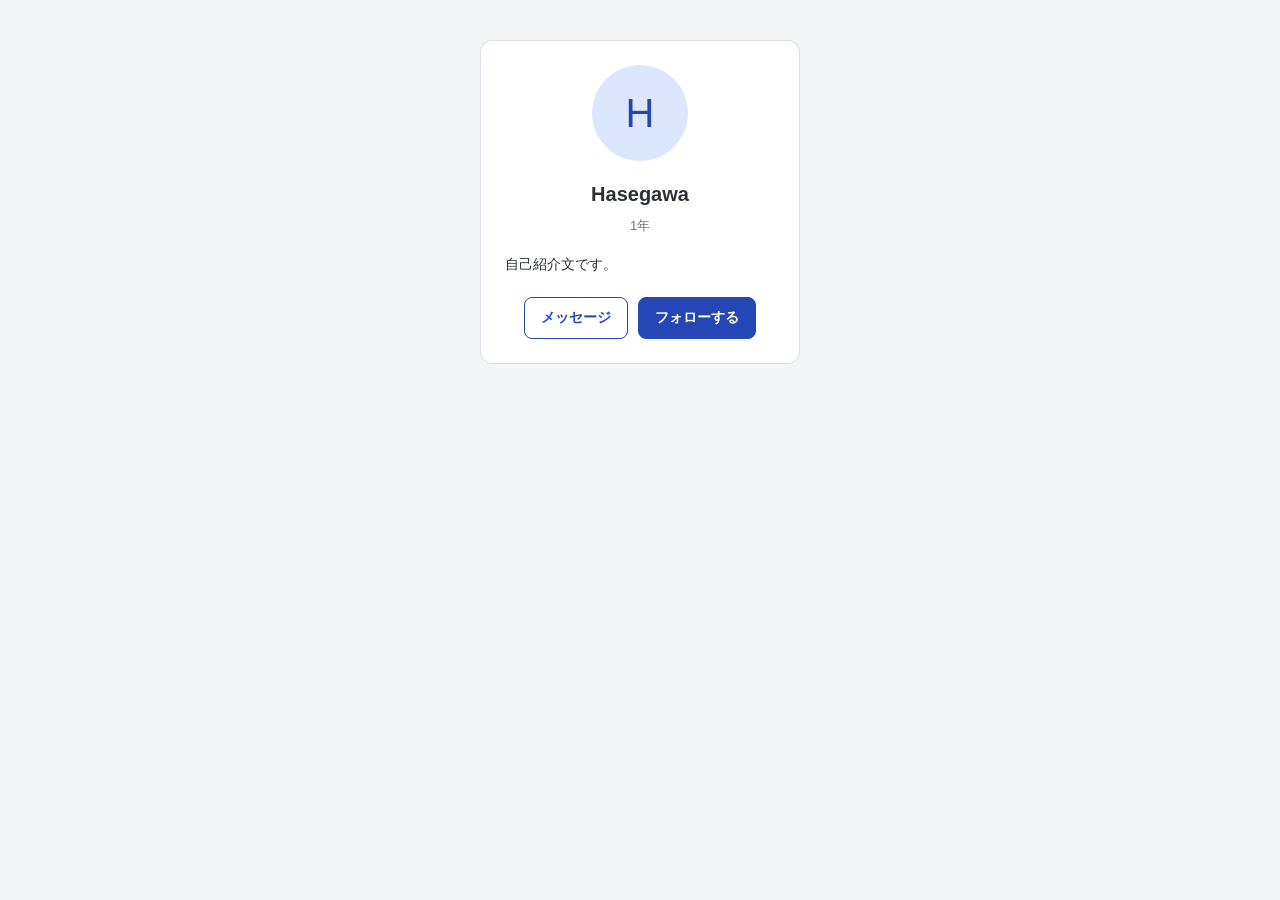
<file: 261002/index.html>
<!DOCTYPE html>
<html lang="en">
<head>
    <meta charset="UTF-8">
    <meta name="viewport" content="width=device-width, initial-scale=1.0">
    <title>profile</title>
    <link rel="stylesheet" href="style.css">
</head>
<body>
    <article class="profile">
        <p class="profile__icon">H</p>
        <h1 class="profile__name">Hasegawa</h1>
        <p class="profile__year">1年</p>
        <p class="profile__introduction">自己紹介文です。</p>

        <div class="profile__footer">
            <a class="button" href="#">メッセージ</a>
            <a class="button button--primary" href="#">フォローする</a>
        </div>
    </article>
</body>
</html>
</file>
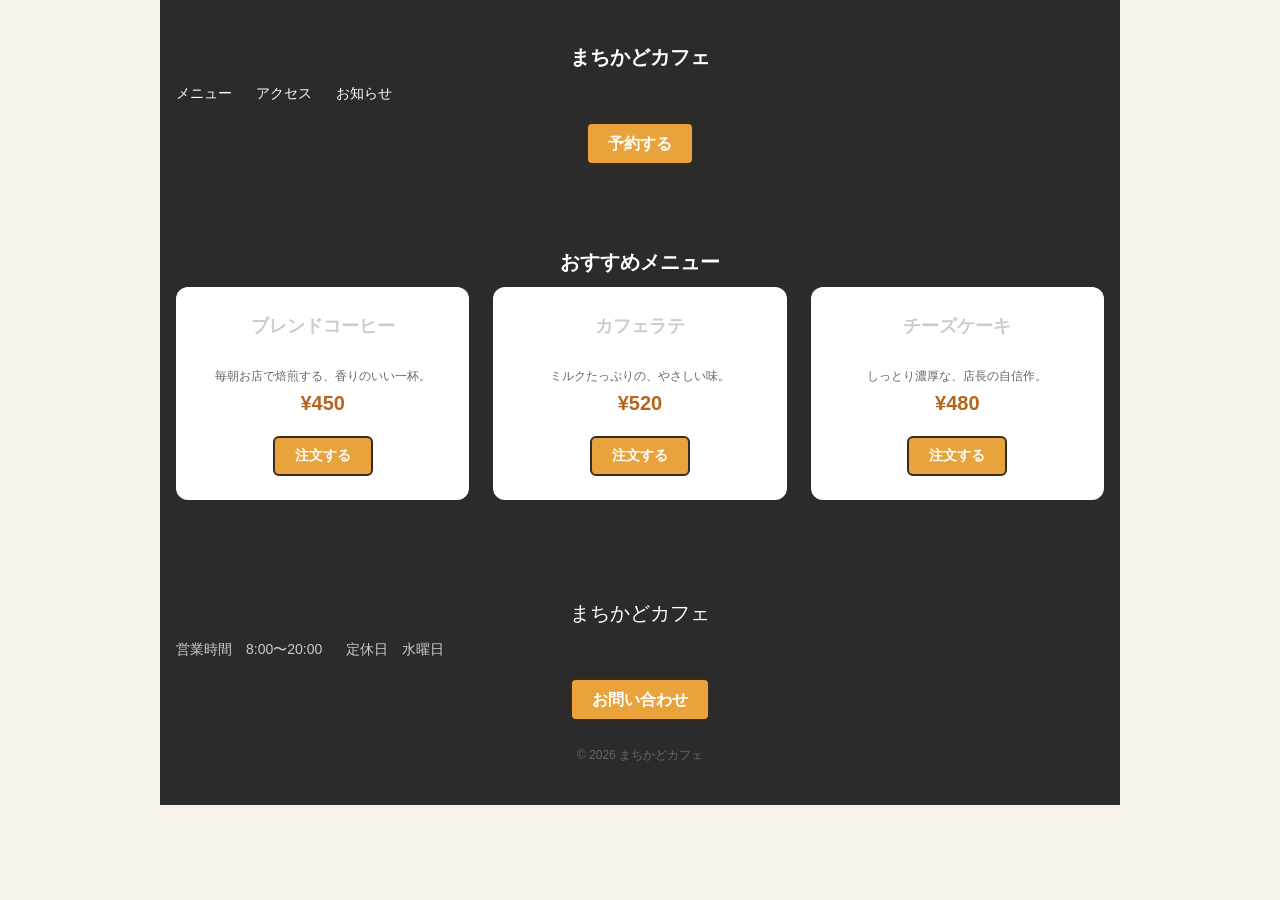
<file: 261016/index.html>
<!DOCTYPE html>
<html lang="ja">

<head>
    <meta charset="UTF-8">
    <meta name="viewport" content="width=device-width, initial-scale=1.0">
    <title>まちかどカフェ</title>
    <link rel="stylesheet" href="css/base.css">
    <link rel="stylesheet" href="css/header.css">
    <link rel="stylesheet" href="css/main.css">
    <link rel="stylesheet" href="css/footer.css">
</head>

<body>
    <!-- ===== A ヘッダー ここから ===== -->
    <header class="box">
    <h1 class="title">まちかどカフェ</h1>
    <ul class="list">
        <li><a class="link" href="#">メニュー</a></li>
        <li><a class="link" href="#">アクセス</a></li>
        <li><a class="link" href="#">お知らせ</a></li>
    </ul>
    <a class="btn" href="#">予約する</a>
    </header>
    <!-- ===== A ヘッダー ここまで ===== -->

    <!-- ===== B メイン ここから ===== -->
    <main class="box">
        <h2 class="title">おすすめメニュー</h2>
        <ul class="list">
        <li class="item">
            <h3 class="name">ブレンドコーヒー</h3>
            <p class="text">毎朝お店で焙煎する、香りのいい一杯。</p>
            <p class="price">¥450</p>
            <a class="btn" href="#">注文する</a>
        </li>
        <li class="item">
            <h3 class="name">カフェラテ</h3>
            <p class="text">ミルクたっぷりの、やさしい味。</p>
            <p class="price">¥520</p>
            <a class="btn" href="#">注文する</a>
        </li>
        <li class="item">
            <h3 class="name">チーズケーキ</h3>
            <p class="text">しっとり濃厚な、店長の自信作。</p>
            <p class="price">¥480</p>
            <a class="btn" href="#">注文する</a>
        </li>
        </ul>
    </main>
    <!-- ===== B メイン ここまで ===== -->

    <!-- ===== C フッター ここから ===== -->
    <footer class="box">
        <p class="title">まちかどカフェ</p>
        <ul class="list">
            <li>営業時間　8:00〜20:00</li>
            <li>定休日　水曜日</li>
        </ul>
        <a class="btn" href="#">お問い合わせ</a>
        <p class="text">© 2026 まちかどカフェ</p>
    </footer>
    <!-- ===== C フッター ここまで ===== -->
</body>

</html>
</file>
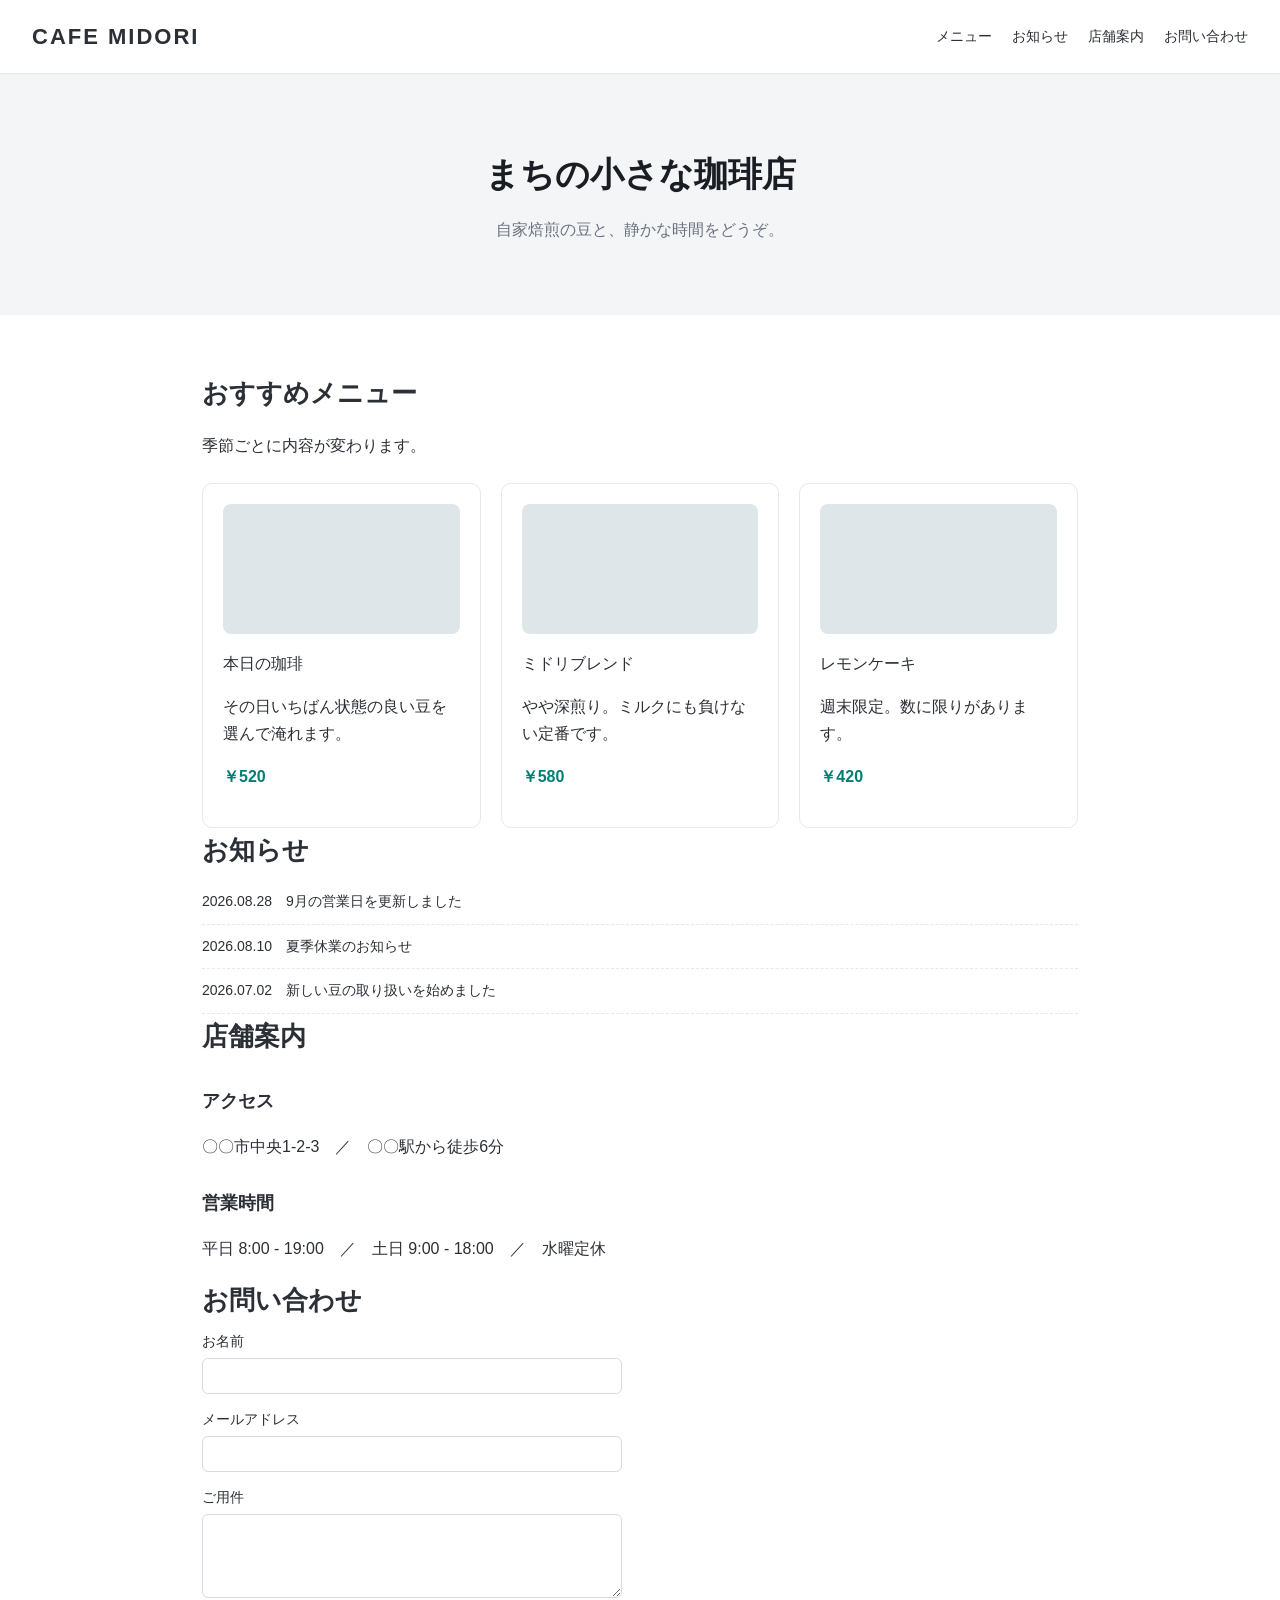
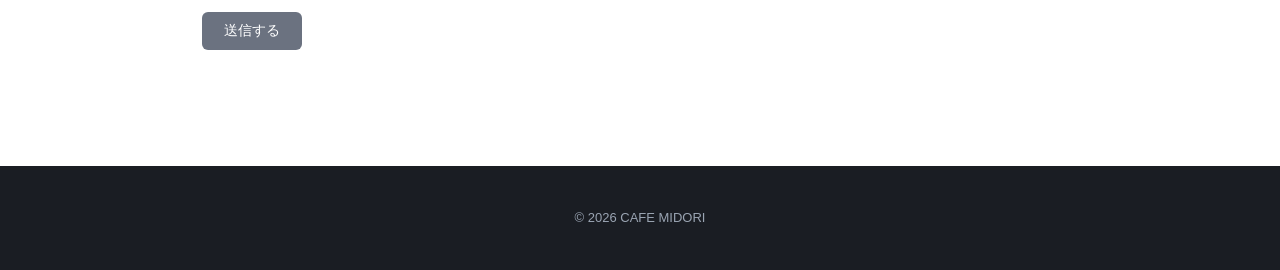
<file: 260904/sample-site.html>
<!DOCTYPE html>
<html lang="ja">
<head>
<meta charset="UTF-8">
<meta name="viewport" content="width=device-width, initial-scale=1.0">
<title>CAFE MIDORI｜まちの小さな珈琲店</title>
<style>
  /* ===== ベース ===== */
  * { box-sizing: border-box; }
  body { margin: 0; font-family: "Helvetica Neue", Arial, "Hiragino Kaku Gothic ProN", "Meiryo", sans-serif; color: #2b2f36; line-height: 1.7; }
  img { max-width: 100%; border-radius: 8px; display: block; }

  /* ===== ヘッダー ===== */
  header { display: flex; justify-content: space-between; align-items: center; padding: 18px 32px; border-bottom: 1px solid #e5e8ec; }
  header h1 { font-size: 22px; letter-spacing: 2px; margin: 0; }
  nav ul { display: flex; gap: 20px; list-style: none; margin: 0; padding: 0; font-size: 14px; }

  /* ===== ヒーロー ===== */
  .hero { padding: 72px 32px; background: #f3f5f7; text-align: center; }
  .hero-title { font-size: 34px; font-weight: bold; margin: 0 0 12px; }
  .hero-text { color: #6b7280; margin: 0; }

  /* ===== 本文 ===== */
  main { max-width: 940px; margin: 0 auto; padding: 56px 32px; }
  h2 { font-size: 26px; margin: 0 0 8px; }
  h3 { font-size: 18px; margin: 28px 0 8px; }

  /* ===== 商品カード ===== */
  .cards { display: flex; gap: 20px; margin-top: 24px; flex-wrap: wrap; }
  .card { flex: 1 1 260px; border: 1px solid #e5e8ec; border-radius: 10px; padding: 20px; }
  .card-title { font-size: 17px; font-weight: bold; margin: 12px 0 6px; }
  #shop .card .price { color: #017f72; font-weight: bold; }

  /* ===== お知らせ ===== */
  .news li { padding: 10px 0; border-bottom: 1px dashed #e5e8ec; font-size: 14px; list-style: none; }
  .news { padding: 0; margin: 0; }

  /* ===== フォーム ===== */
  form label { display: block; font-size: 14px; margin-bottom: 4px; }
  form input, form textarea { display: block; width: 100%; max-width: 420px; padding: 9px; margin-bottom: 14px; border: 1px solid #d6dbe2; border-radius: 6px; font-size: 14px; }
  .btn { background: #6b7280 !important; color: #fff; border: none; padding: 10px 22px; border-radius: 6px; font-size: 14px; cursor: pointer; }

  /* ===== フッター ===== */
  footer { background: #1a1d23; color: #9aa4b2; padding: 28px 32px; font-size: 13px; text-align: center; margin-top: 60px; }

  /* ============================================================
     ここから下が「あとから追加した」CSS。
     4つとも、書いたはずなのに画面に反映されない。
     ============================================================ */
  .price      { color: #d4593f; }          /* 課題1：価格を赤くしたい */
  .card-title { font-size: 22px; }         /* 課題2：カード見出しを大きくしたい */
  .btn        { background: #00a896; }     /* 課題3：ボタンを緑にしたい */
  .hero-title { color: #017f72; }          /* 課題4：ヒーローの見出しを緑にしたい */
</style>
</head>
<body>

  <header>
    <h1>CAFE MIDORI</h1>
    <nav>
      <ul>
        <li>メニュー</li>
        <li>お知らせ</li>
        <li>店舗案内</li>
        <li>お問い合わせ</li>
      </ul>
    </nav>
  </header>

  <section class="hero">
    <p class="hero-title" style="color:#1a1d23;">まちの小さな珈琲店</p>
    <p class="hero-text">自家焙煎の豆と、静かな時間をどうぞ。</p>
  </section>

  <main>

    <section id="shop">
      <h2>おすすめメニュー</h2>
      <p>季節ごとに内容が変わります。</p>

      <div class="cards">
        <article class="card">
          <img src="data:image/svg+xml;utf8,<svg xmlns='http://www.w3.org/2000/svg' width='400' height='220'><rect width='400' height='220' fill='%23dfe6ea'/></svg>" alt="本日の珈琲">
          <p class="cardtitle">本日の珈琲</p>
          <p>その日いちばん状態の良い豆を選んで淹れます。</p>
          <p class="price">￥520</p>
        </article>
        <article class="card">
          <img src="data:image/svg+xml;utf8,<svg xmlns='http://www.w3.org/2000/svg' width='400' height='220'><rect width='400' height='220' fill='%23dfe6ea'/></svg>" alt="ミドリブレンド">
          <p class="cardtitle">ミドリブレンド</p>
          <p>やや深煎り。ミルクにも負けない定番です。</p>
          <p class="price">￥580</p>
        </article>
        <article class="card">
          <img src="data:image/svg+xml;utf8,<svg xmlns='http://www.w3.org/2000/svg' width='400' height='220'><rect width='400' height='220' fill='%23dfe6ea'/></svg>" alt="レモンケーキ">
          <p class="cardtitle">レモンケーキ</p>
          <p>週末限定。数に限りがあります。</p>
          <p class="price">￥420</p>
        </article>
      </div>
    </section>

    <section>
      <h2>お知らせ</h2>
      <ul class="news">
        <li>2026.08.28　9月の営業日を更新しました</li>
        <li>2026.08.10　夏季休業のお知らせ</li>
        <li>2026.07.02　新しい豆の取り扱いを始めました</li>
      </ul>
    </section>

    <section>
      <h2>店舗案内</h2>
      <h3>アクセス</h3>
      <p>〇〇市中央1-2-3　／　〇〇駅から徒歩6分</p>
      <h3>営業時間</h3>
      <p>平日 8:00 - 19:00　／　土日 9:00 - 18:00　／　水曜定休</p>
    </section>

    <section>
      <h2>お問い合わせ</h2>
      <form>
        <label for="name">お名前</label>
        <input type="text" id="name">
        <label for="mail">メールアドレス</label>
        <input type="email" id="mail">
        <label for="body">ご用件</label>
        <textarea id="body" rows="4"></textarea>
        <button type="button" class="btn">送信する</button>
      </form>
    </section>

  </main>

  <footer>
    <p>&copy; 2026 CAFE MIDORI</p>
  </footer>

</body>
</html>
</file>
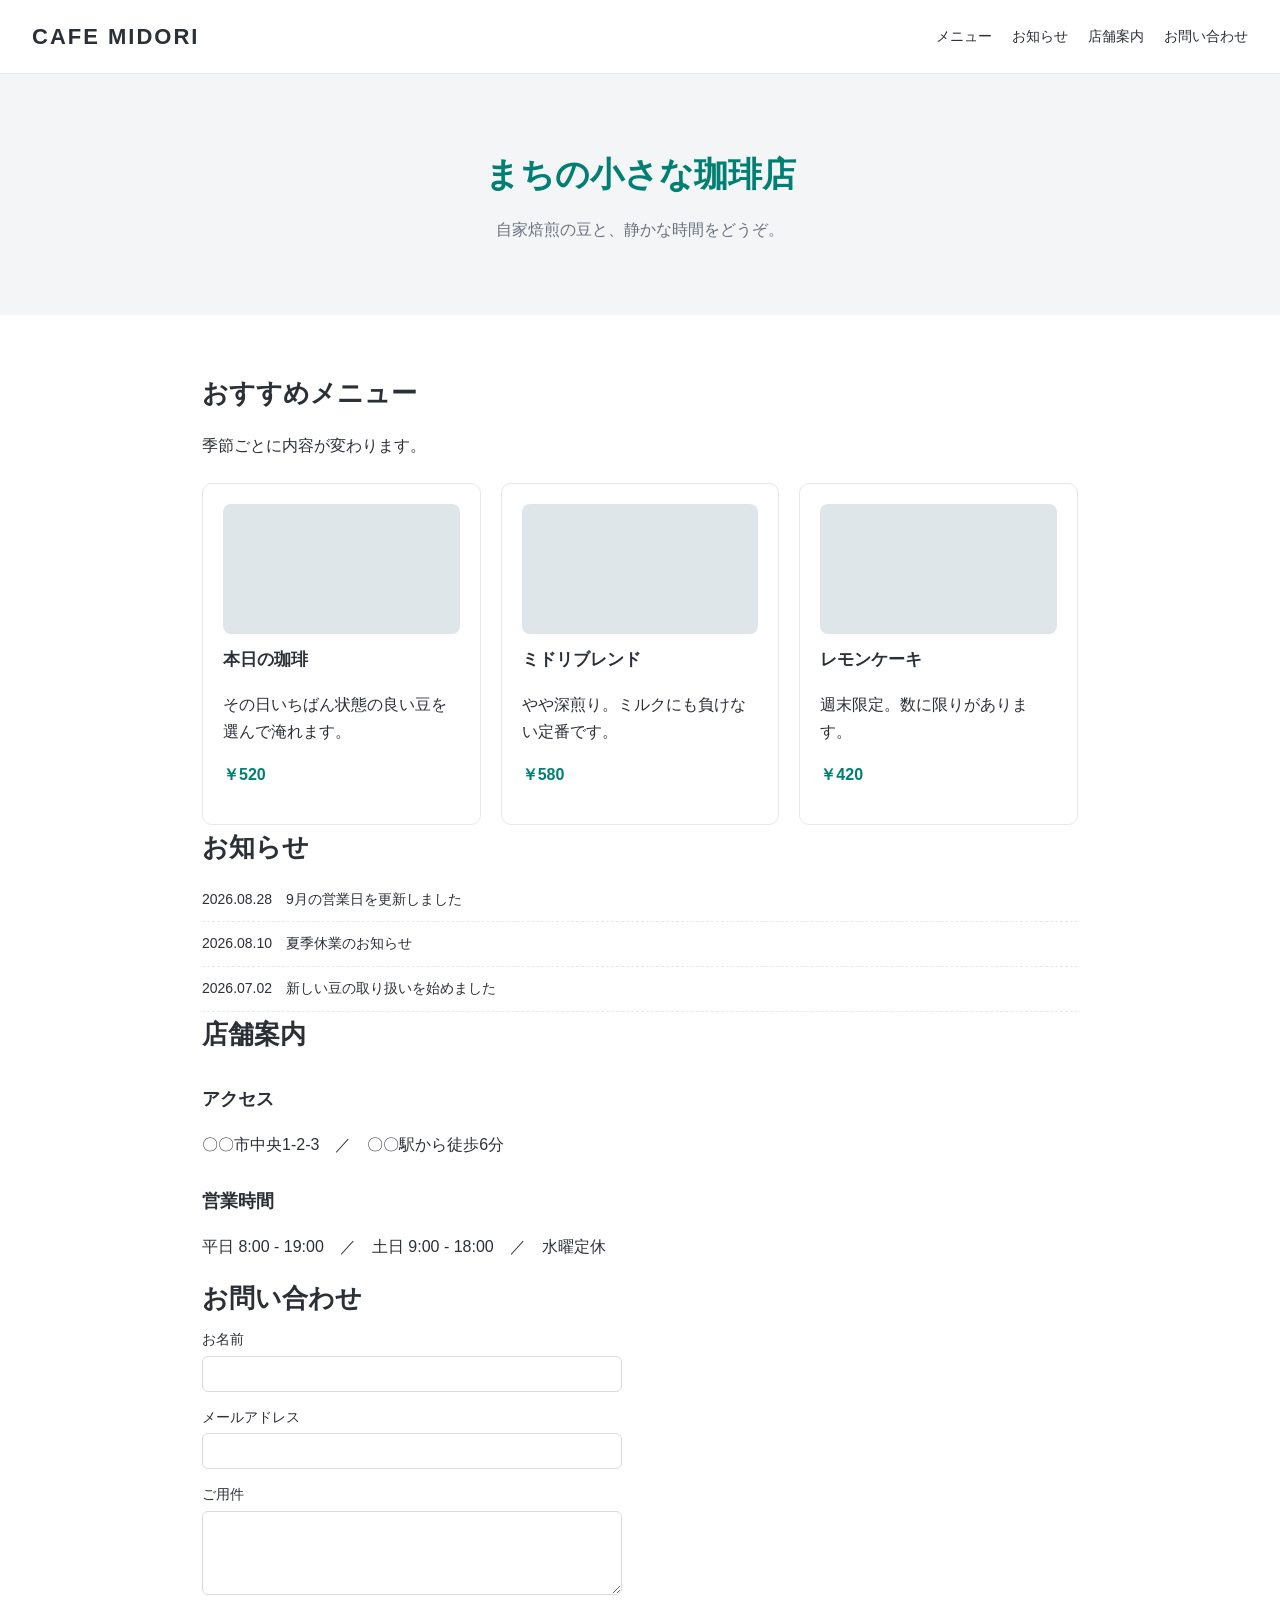
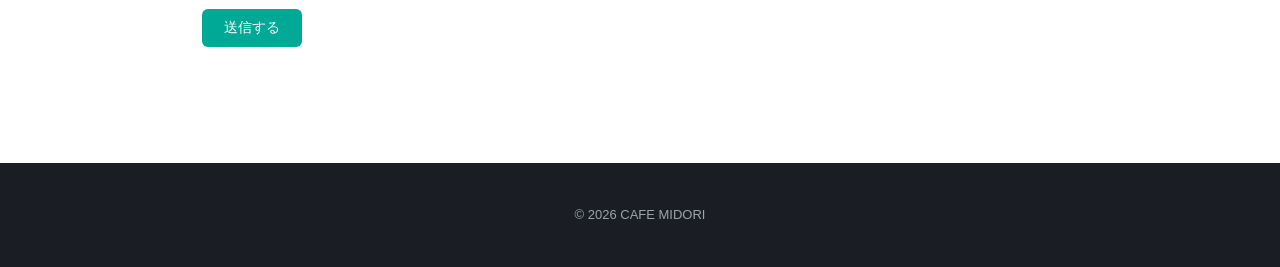
<file: 260918/sample-site.html>
<!DOCTYPE html>
<html lang="ja">
<head>
<meta charset="UTF-8">
<meta name="viewport" content="width=device-width, initial-scale=1.0">
<title>CAFE MIDORI｜まちの小さな珈琲店</title>
<style>
  /* ===== ベース ===== */
  * { box-sizing: border-box; }
  body { margin: 0; font-family: "Helvetica Neue", Arial, "Hiragino Kaku Gothic ProN", "Meiryo", sans-serif; color: #2b2f36; line-height: 1.7; }
  img { max-width: 100%; border-radius: 8px; display: block; }

  /* ===== ヘッダー ===== */
  header { display: flex; justify-content: space-between; align-items: center; padding: 18px 32px; border-bottom: 1px solid #e5e8ec; }
  header h1 { font-size: 22px; letter-spacing: 2px; margin: 0; }
  nav ul { display: flex; gap: 20px; list-style: none; margin: 0; padding: 0; font-size: 14px; }

  /* ===== ヒーロー ===== */
  .hero { padding: 72px 32px; background: #f3f5f7; text-align: center; }
  .hero-title { font-size: 34px; font-weight: bold; margin: 0 0 12px; }
  .hero-text { color: #6b7280; margin: 0; }

  /* ===== 本文 ===== */
  main { max-width: 940px; margin: 0 auto; padding: 56px 32px; }
  h2 { font-size: 26px; margin: 0 0 8px; }
  h3 { font-size: 18px; margin: 28px 0 8px; }

  /* ===== 商品カード ===== */
  .cards { display: flex; gap: 20px; margin-top: 24px; flex-wrap: wrap; }
  .card { flex: 1 1 260px; border: 1px solid #e5e8ec; border-radius: 10px; padding: 20px; }
  .card-title { font-size: 17px; font-weight: bold; margin: 12px 0 6px; }
  .card .price { color: #017f72; font-weight: bold; }

  /* ===== お知らせ ===== */
  .news li { padding: 10px 0; border-bottom: 1px dashed #e5e8ec; font-size: 14px; list-style: none; }
  .news { padding: 0; margin: 0; }

  /* ===== フォーム ===== */
  form label { display: block; font-size: 14px; margin-bottom: 4px; }
  form input, form textarea { display: block; width: 100%; max-width: 420px; padding: 9px; margin-bottom: 14px; border: 1px solid #d6dbe2; border-radius: 6px; font-size: 14px; }
  .btn { background: #00a896; color: #fff; border: none; padding: 10px 22px; border-radius: 6px; font-size: 14px; cursor: pointer; }

  /* ===== フッター ===== */
  footer { background: #1a1d23; color: #9aa4b2; padding: 28px 32px; font-size: 13px; text-align: center; margin-top: 60px; }

  /* ============================================================
     ここから下が「あとから追加した」CSS。
     4つとも、書いたはずなのに画面に反映されない。
     ============================================================ */
  .hero-title { color: #017f72; }          /* 課題4：ヒーローの見出しを緑にしたい */
</style>
</head>
<body>

  <header>
    <h1>CAFE MIDORI</h1>
    <nav>
      <ul>
        <li>メニュー</li>
        <li>お知らせ</li>
        <li>店舗案内</li>
        <li>お問い合わせ</li>
      </ul>
    </nav>
  </header>

  <section class="hero">
    <p class="hero-title">まちの小さな珈琲店</p>
    <p class="hero-text">自家焙煎の豆と、静かな時間をどうぞ。</p>
  </section>

  <main>

    <section id="shop">
      <h2>おすすめメニュー</h2>
      <p>季節ごとに内容が変わります。</p>

      <div class="cards">
        <article class="card">
          <img src="data:image/svg+xml;utf8,<svg xmlns='http://www.w3.org/2000/svg' width='400' height='220'><rect width='400' height='220' fill='%23dfe6ea'/></svg>" alt="本日の珈琲">
          <p class="card-title">本日の珈琲</p>
          <p>その日いちばん状態の良い豆を選んで淹れます。</p>
          <p class="price">￥520</p>
        </article>
        <article class="card">
          <img src="data:image/svg+xml;utf8,<svg xmlns='http://www.w3.org/2000/svg' width='400' height='220'><rect width='400' height='220' fill='%23dfe6ea'/></svg>" alt="ミドリブレンド">
          <p class="card-title">ミドリブレンド</p>
          <p>やや深煎り。ミルクにも負けない定番です。</p>
          <p class="price">￥580</p>
        </article>
        <article class="card">
          <img src="data:image/svg+xml;utf8,<svg xmlns='http://www.w3.org/2000/svg' width='400' height='220'><rect width='400' height='220' fill='%23dfe6ea'/></svg>" alt="レモンケーキ">
          <p class="card-title">レモンケーキ</p>
          <p>週末限定。数に限りがあります。</p>
          <p class="price">￥420</p>
        </article>
      </div>
    </section>

    <section>
      <h2>お知らせ</h2>
      <ul class="news">
        <li>2026.08.28　9月の営業日を更新しました</li>
        <li>2026.08.10　夏季休業のお知らせ</li>
        <li>2026.07.02　新しい豆の取り扱いを始めました</li>
      </ul>
    </section>

    <section>
      <h2>店舗案内</h2>
      <h3>アクセス</h3>
      <p>〇〇市中央1-2-3　／　〇〇駅から徒歩6分</p>
      <h3>営業時間</h3>
      <p>平日 8:00 - 19:00　／　土日 9:00 - 18:00　／　水曜定休</p>
    </section>

    <section>
      <h2>お問い合わせ</h2>
      <form>
        <label for="name">お名前</label>
        <input type="text" id="name">
        <label for="mail">メールアドレス</label>
        <input type="email" id="mail">
        <label for="body">ご用件</label>
        <textarea id="body" rows="4"></textarea>
        <button type="button" class="btn">送信する</button>
      </form>
    </section>

  </main>

  <footer>
    <p>&copy; 2026 CAFE MIDORI</p>
  </footer>

</body>
</html>
</file>
<file: 261002/style.css>
/* common */
* {
  box-sizing: border-box;
}

body {
  margin: 0;
  padding: 40px 20px;
  background: #f3f5f7;
  color: #2b2f36;
  font-family: sans-serif;
  line-height: 1.7;
}

.button {
  display: inline-block;
  padding: 8px 16px;
  border: 1px solid #2447b5;
  border-radius: 8px;
  color: #2447b5;
  font-size: 14px;
  font-weight: bold;
  text-decoration: none;
}

.button--primary {
  background: #2447b5;
  color: #ffffff;
}
/* common */

/* profile */
.profile {
  max-width: 320px;
  margin: 0 auto;
  padding: 24px;
  background: #ffffff;
  border: 1px solid #d8dee6;
  border-radius: 12px;
}

.profile__icon {
  width: 96px;
  height: 96px;
  margin: 0 auto 16px;
  border-radius: 50%;
  background: #dce7ff;
  color: #2447b5;
  font-size: 40px;
  line-height: 96px;
  text-align: center;
}

.profile__name {
  margin: 0;
  font-size: 20px;
  text-align: center;
}

.profile__year {
  margin: 4px 0 16px;
  font-size: 13px;
  color: #6b7280;
  text-align: center;
}

.profile__introduction {
  margin: 0;
  font-size: 14px;
}

.profile__footer {
  display: flex;
  justify-content: center;
  gap: 10px;
  margin-top: 20px;
}
/* profile */
</file>
<file: 261016/css/base.css>
/* base.css … 先生が用意したファイル。だれも書きかえない */

* {
  box-sizing: border-box;
}

body {
  margin: 0;
  font-family: sans-serif;
  color: #333;
  background: #f6f1ea;
  line-height: 1.7;
}
</file>
<file: 261016/css/header.css>
.site-header {
  display: flex;
  justify-content: space-between;
  align-items: center;
  padding: 16px 32px;
  background: #3b2a20;
}

.site-header__title {
  margin: 0;
  font-size: 22px;
  color: #fff;
}

.list {
  display: flex;
  gap: 24px;
  margin: 0;
  padding: 0;
  list-style: none;
}

.link {
  color: #fff;
  text-decoration: none;
}

.btn {
  padding: 8px 20px;
  border-radius: 999px;
  background: #e8a33d;
  color: #3b2a20;
  font-weight: bold;
  text-decoration: none;
}
</file>
<file: 261016/css/main.css>
.box {
  max-width: 960px;
  margin: 0 auto;
  padding: 48px 16px;
}

.title {
  margin: 0 0 24px;
  font-size: 28px;
  text-align: center;
  color: #3b2a20;
}

.list {
  display: flex;
  gap: 24px;
  margin: 0;
  padding: 0;
  list-style: none;
}

.item {
  flex: 1;
  padding: 24px;
  border-radius: 12px;
  background: #fff;
  text-align: center;
}

.name {
  margin: 0;
  font-size: 18px;
}

.text {
  margin: 8px 0;
  font-size: 14px;
  color: #666;
}

.price {
  margin: 0 0 16px;
  font-size: 20px;
  font-weight: bold;
  color: #b5651d;
}

.btn {
  display: inline-block;
  padding: 6px 20px;
  border: 2px solid #3b2a20;
  border-radius: 6px;
  color: #3b2a20;
  text-decoration: none;
}
</file>
<file: 261016/css/footer.css>
.box {
  padding: 40px 16px;
  background: #2b2b2b;
  color: #ccc;
  text-align: center;
}

.title {
  margin: 0 0 8px;
  font-size: 20px;
  color: #fff;
}

.list {
  margin: 0 0 16px;
  padding: 0;
  list-style: none;
  font-size: 14px;
}

.btn {
  color: #fff;
}

.text {
  margin: 24px 0 0;
  font-size: 12px;
}
</file>
